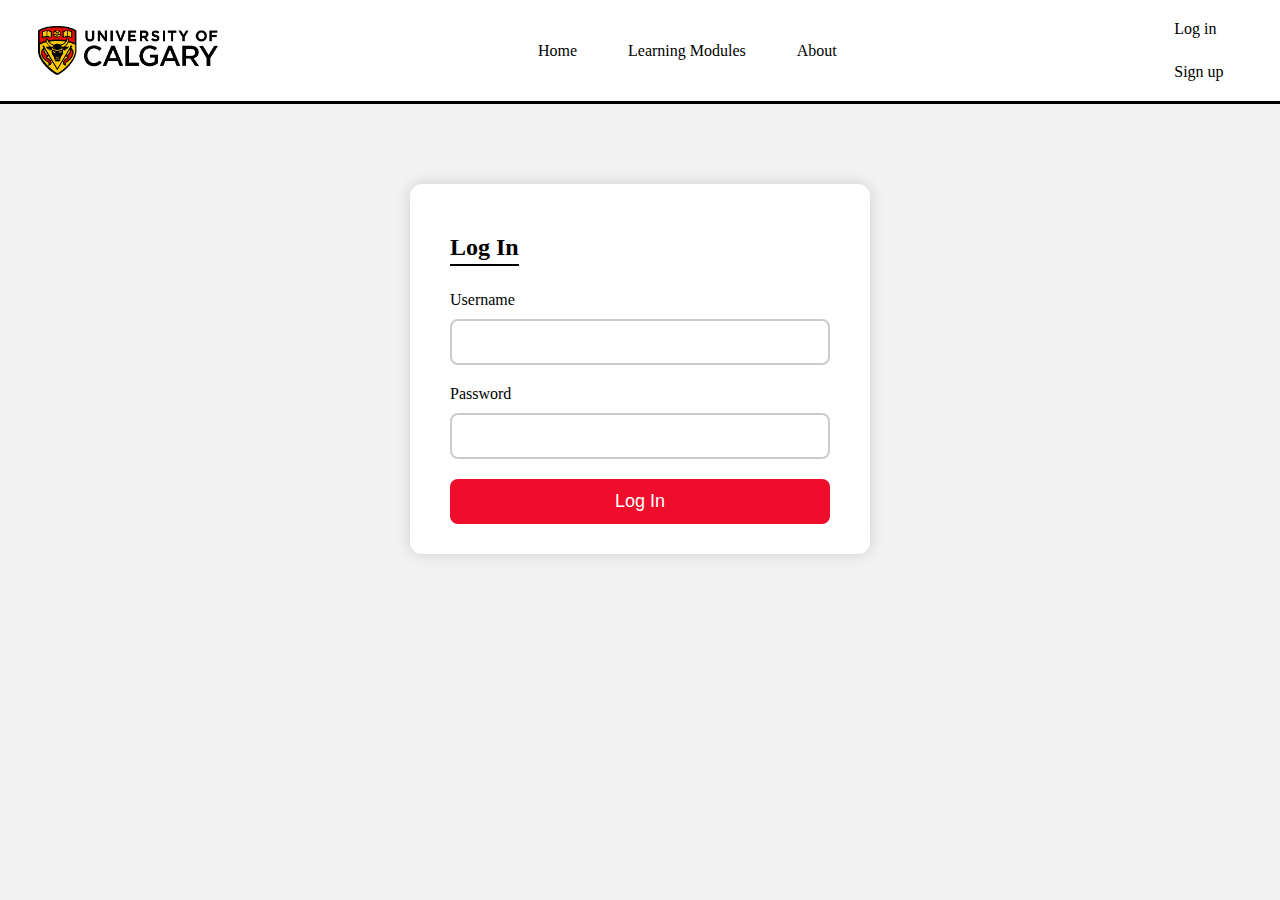
<file: login.html>
<!DOCTYPE html>
<html lang="en">
<head>
  <meta charset="UTF-8">
  <meta name="viewport" content="width=device-width, initial-scale=1.0">
  <title>Login – Indigenous Mentorship</title>

<style>
body {
  margin: 0;
  font-family: Georgia, serif;
  background-color: #f2f2f2;
}

/* HEADER CONTAINER */
.Header {
  display: flex;
  align-items: center;
  justify-content: space-between;
  flex-wrap: wrap; 
  border-bottom: 3px solid black;
  padding: 10px 3%;
  background-color: #fff;
}

/* LOGO */
.UofC-Logo {
  width: 180px;
  height: auto;
}

/* NAV LINKS */
nav {
  display: flex;
  flex-wrap: wrap;
  gap: 15px;
}

/* BUTTON LINKS */
a {
  padding: 8px 16px;
  border-radius: 8px;
  font-family: inherit;
  text-decoration: none;
  text-align: center;
  color: #000;
  background-color: #fff;
  border: white 2px solid;
  cursor: pointer;
  transition: background-color 0.5s ease, color 0.5s ease, border-color 0.5s ease;
  width: fit-content;
}

a:hover {
  background-color: #ee0e2c;
  color: white;
}

/* LOGIN / SIGNUP STACK */
.Login-Signup {
  display: flex;
  flex-direction: column;
  gap: 5px;
}

.Login:hover,
.Signup:hover {
  background-color: white;
  border: 2px solid #ee0e2c;
  color: #ee0e2c;
  text-decoration: underline;
}

/* LOGIN BOX */
.login-container {
  width: 380px;
  background: white;
  margin: 80px auto;
  padding: 30px 40px;
  border-radius: 12px;
  box-shadow: 0px 0px 15px rgba(0,0,0,0.15);
}

.login-container h2 {
  text-align: center;
  margin-bottom: 25px;
  border-bottom: 2px solid black;
  display: inline-block;
  padding-bottom: 3px;
}

input[type="text"],
input[type="password"] {
  width: 100%;
  padding: 12px;
  margin: 10px 0 20px;
  border: 2px solid #ccc;
  border-radius: 8px;
  font-size: 16px;
  box-sizing: border-box;
}

input[type="submit"] {
  width: 100%;
  padding: 12px;
  background-color: #ee0e2c;
  color: white;
  border: none;
  border-radius: 8px;
  font-size: 18px;
  cursor: pointer;
  transition: background-color 0.4s ease;
}

input[type="submit"]:hover {
  background-color: #c50c24;
}

/* RESPONSIVE */
@media (max-width: 700px) {
  .Header {
    flex-direction: column;
    align-items: flex-start;
  }

  nav {
    flex-direction: column;
    width: 100%;
    margin-top: 10px;
  }

  .Login-Signup {
    flex-direction: row;
    width: 100%;
    justify-content: flex-start;
    margin-top: 10px;
  }
}
</style>
</head>

<body>

<header class="Header">
  <img class="UofC-Logo" src="Pictures/University_of_Calgary_Logo.png" alt="UofC Logo">

  <nav>
    <a href="website.html">Home</a>
    <a href="modules.html">Learning Modules</a>
    <a href="about.html">About</a>
  </nav>

  <div class="Login-Signup">
    <a href="login.html" class="Login">Log in</a>
    <a href="signup.html" class="Signup">Sign up</a>
  </div>
</header>

<!-- LOGIN FORM -->
<div class="login-container">
  <h2>Log In</h2>

  <form action="save_login.php" method="POST">
    <label for="username">Username</label>
    <input type="text" id="username" name="username" required>

    <label for="password">Password</label>
    <input type="password" id="password" name="password" required>

    <input type="submit" value="Log In">
  </form>
</div>

</body>
</html>
</file>
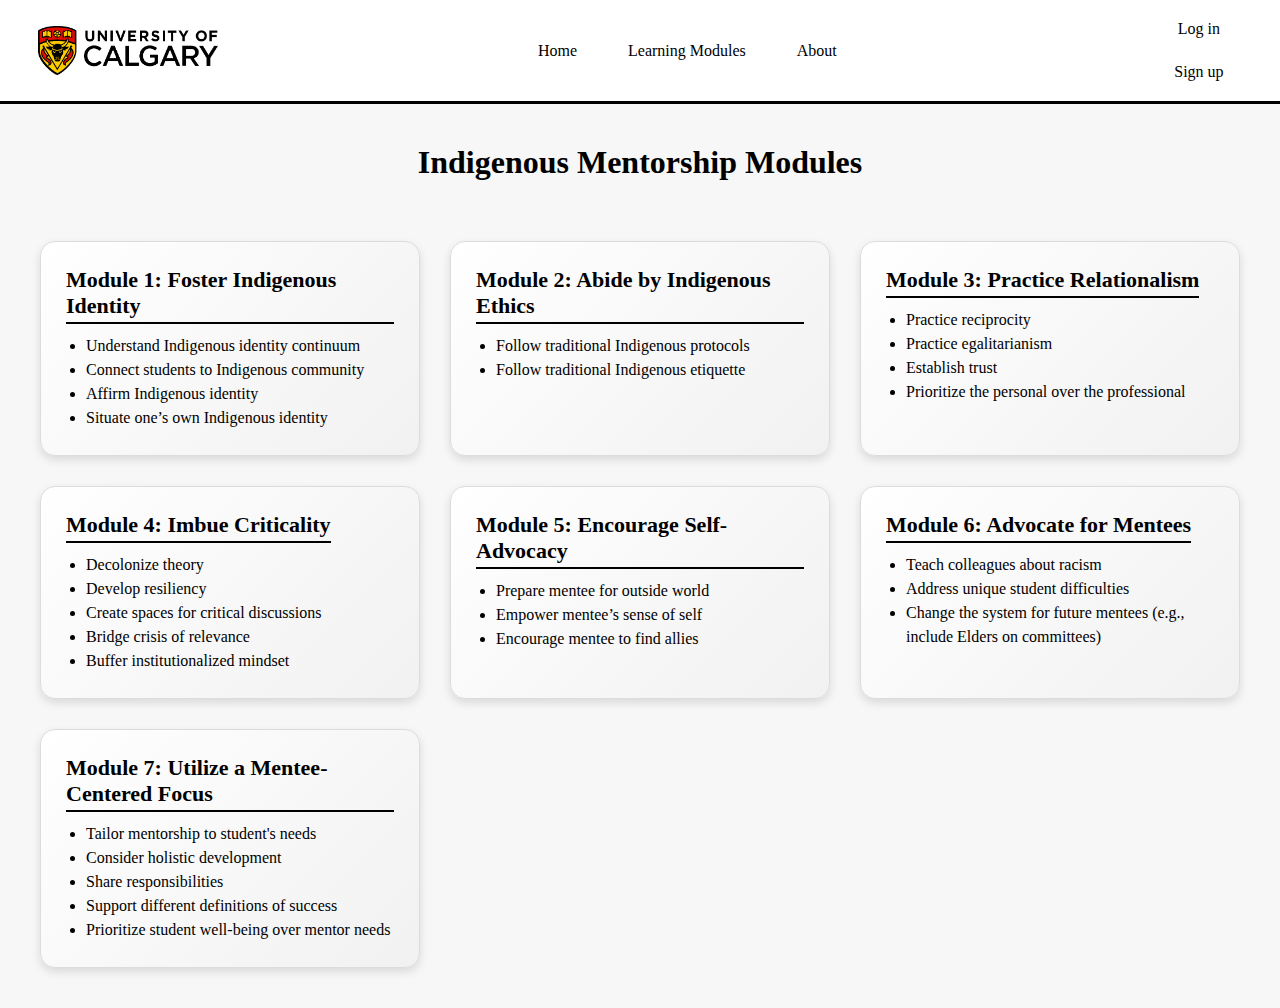
<file: modules.html>
<!DOCTYPE html>
<html lang="en">
<head>
  <meta charset="UTF-8">
  <meta name="viewport" content="width=device-width, initial-scale=1.0">
  <title>Indigenous Mentorship – Modules</title>

<style>
body {
  margin: 0;
  font-family: Georgia, serif;
  background-color: #f7f7f7;
}

/* HEADER CONTAINER */
.Header {
  display: flex;
  align-items: center;
  justify-content: space-between;
  flex-wrap: wrap;
  border-bottom: 3px solid black;
  padding: 10px 3%;
  background-color: #fff;
}

/* LOGO */
.UofC-Logo {
  width: 180px;
  height: auto;
}

/* NAV LINKS */
nav {
  display: flex;
  flex-wrap: wrap;
  gap: 15px;
}

/* BUTTON LINKS */
a {
  padding: 8px 16px;
  border-radius: 8px;
  text-decoration: none;
  text-align: center;
  color: #000;
  background-color: #fff;
  border: 2px solid white;
  cursor: pointer;
  transition: background-color 0.5s ease, color 0.5s ease, border-color 0.5s ease;
}

a:hover {
  background-color: #ee0e2c;
  color: white;
}

/* LOGIN / SIGNUP STACK */
.Login-Signup {
  display: flex;
  flex-direction: column;
  gap: 5px;
}

.Login:hover,
.Signup:hover {
  background-color: white;
  border-color: #ee0e2c;
  color: #ee0e2c;
  text-decoration: underline;
}

/* MODULE GRID */
.modules {
  display: grid;
  grid-template-columns: repeat(auto-fit, minmax(280px, 1fr));
  gap: 30px;
  padding: 40px;
  max-width: 1200px;
  margin: auto;
}

/* MODULE CARD */
.module-card {
  background: linear-gradient(135deg, #ffffff, #f1f1f1);
  padding: 25px;
  border-radius: 15px;
  box-shadow: 0px 4px 10px rgba(0,0,0,0.12);
  border: 1px solid #dcdcdc;
  transition: transform 0.25s ease, box-shadow 0.25s ease;
}

.module-card:hover {
  transform: translateY(-6px);
  box-shadow: 0px 8px 20px rgba(0,0,0,0.2);
}

/* MODULE TITLE */
.module-card h3 {
  margin-top: 0;
  margin-bottom: 10px;
  font-size: 22px;
  border-bottom: 2px solid black;
  display: inline-block;
  padding-bottom: 3px;
}

/* LISTS IN CARDS */
.module-card ul {
  margin: 0;
  padding-left: 20px;
  font-size: 16px;
  line-height: 1.5;
}

/* RESPONSIVE HEADER */
@media (max-width: 700px) {
  .Header {
    flex-direction: column;
    align-items: flex-start;
  }

  nav {
    flex-direction: column;
    width: 100%;
    margin-top: 10px;
  }

  .Login-Signup {
    flex-direction: row;
    justify-content: flex-start;
    width: 100%;
  }
}
</style>
</head>

<body>

<header class="Header">
  <img class="UofC-Logo" src="Pictures/University_of_Calgary_Logo.png" alt="UofC Logo">

  <nav>
    <a href="website.html">Home</a>
    <a href="modules.html">Learning Modules</a>
    <a href="about.html">About</a>
  </nav>

  <div class="Login-Signup">
    <a href="login.html" class="Login">Log in</a>
    <a href="signup.html" class="Signup">Sign up</a>
  </div>
</header>

<main>
  <h1 style="text-align:center; margin-top:40px; margin-bottom:20px;">
    Indigenous Mentorship Modules
  </h1>

  <div class="modules">

    <!-- MODULE 1 -->
    <div class="module-card">
      <h3>Module 1: Foster Indigenous Identity</h3>
      <ul>
        <li>Understand Indigenous identity continuum</li>
        <li>Connect students to Indigenous community</li>
        <li>Affirm Indigenous identity</li>
        <li>Situate one’s own Indigenous identity</li>
      </ul>
    </div>

    <!-- MODULE 2 -->
    <div class="module-card">
      <h3>Module 2: Abide by Indigenous Ethics</h3>
      <ul>
        <li>Follow traditional Indigenous protocols</li>
        <li>Follow traditional Indigenous etiquette</li>
      </ul>
    </div>

    <!-- MODULE 3 -->
    <div class="module-card">
      <h3>Module 3: Practice Relationalism</h3>
      <ul>
        <li>Practice reciprocity</li>
        <li>Practice egalitarianism</li>
        <li>Establish trust</li>
        <li>Prioritize the personal over the professional</li>
      </ul>
    </div>

    <!-- MODULE 4 -->
    <div class="module-card">
      <h3>Module 4: Imbue Criticality</h3>
      <ul>
        <li>Decolonize theory</li>
        <li>Develop resiliency</li>
        <li>Create spaces for critical discussions</li>
        <li>Bridge crisis of relevance</li>
        <li>Buffer institutionalized mindset</li>
      </ul>
    </div>

    <!-- MODULE 5 -->
    <div class="module-card">
      <h3>Module 5: Encourage Self-Advocacy</h3>
      <ul>
        <li>Prepare mentee for outside world</li>
        <li>Empower mentee’s sense of self</li>
        <li>Encourage mentee to find allies</li>
      </ul>
    </div>

    <!-- MODULE 6 -->
    <div class="module-card">
      <h3>Module 6: Advocate for Mentees</h3>
      <ul>
        <li>Teach colleagues about racism</li>
        <li>Address unique student difficulties</li>
        <li>Change the system for future mentees (e.g., include Elders on committees)</li>
      </ul>
    </div>

    <!-- MODULE 7 -->
    <div class="module-card">
      <h3>Module 7: Utilize a Mentee-Centered Focus</h3>
      <ul>
        <li>Tailor mentorship to student's needs</li>
        <li>Consider holistic development</li>
        <li>Share responsibilities</li>
        <li>Support different definitions of success</li>
        <li>Prioritize student well-being over mentor needs</li>
      </ul>
    </div>

  </div>
</main>

</body>
</html>
</file>
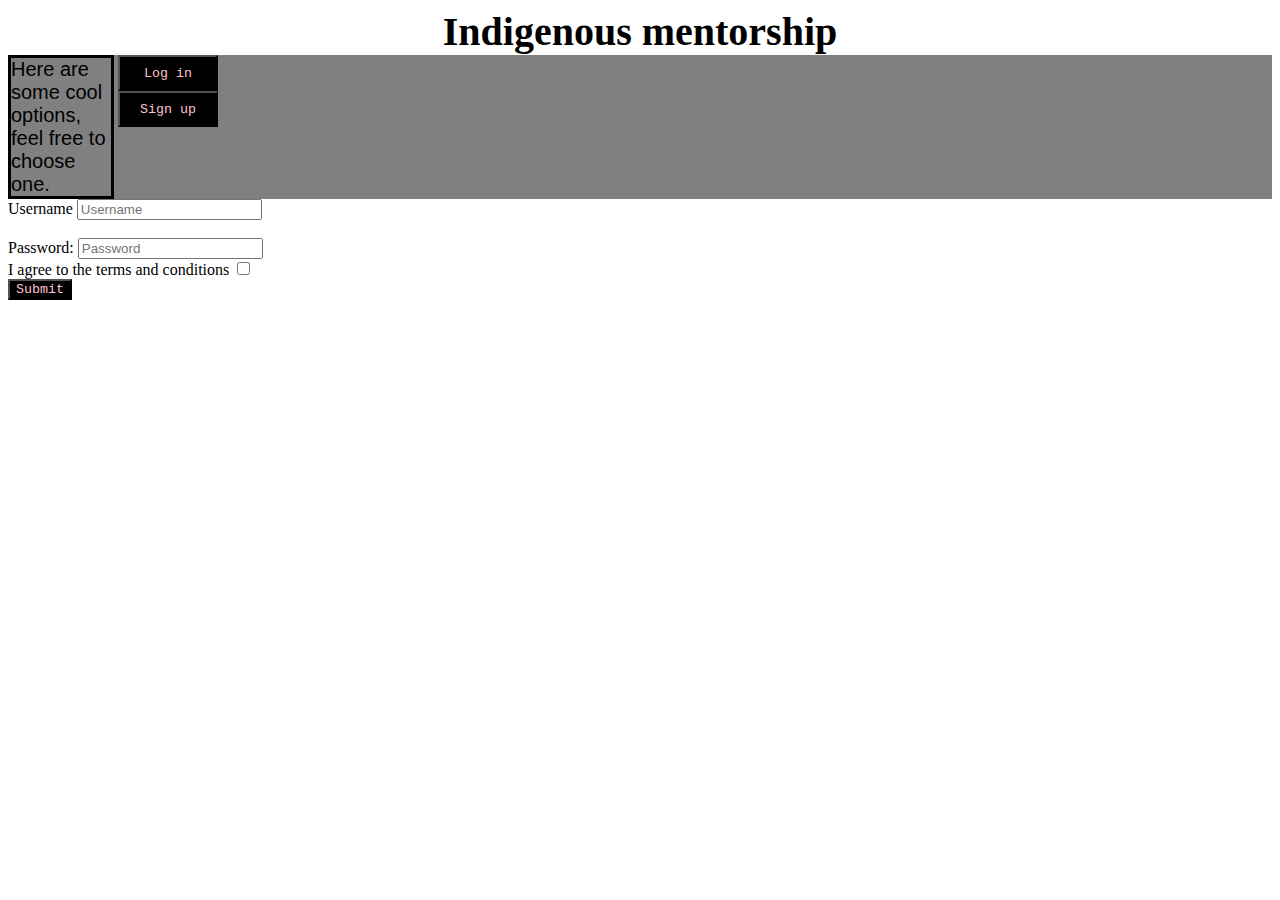
<file: reference.html>
<!DOCTYPE html>
<head>
  <title>Webpage</title>
  <!-- <link rel="stylesheet" href="style.css"> -->
  <meta charset="UTF-8">
  <style>
    p{
      margin-top: 0;
      margin-bottom: 0;
    }
    button{
      font-family: 'Courier New', Courier, monospace;
      color: pink;
      background-color: black;
      cursor: pointer;
    }
    button:hover {
      opacity: 0.7;
    }
    button:active {
      opacity: 0.3;
    }
    .title {
        font-size: 40px;
        font-weight: bold;
        text-align: center;
        font-family: "Georgia";
        
    }
    .content {
      background-color: gray;
    } 
    .intro {
        font-size: 20px;
        text-align: left;
        font-family: Arial, sans-serif;
        color: black;
        width: 100px; ;
        border-style: solid;
        display: inline-block;
    }
    .intro-container {
      display: inline-block;
    }
    .button-container {
      display: inline-block;
      vertical-align: top;
     
    }
    .button-container button {
      display: block;
      width: 100px;
      height: 36px;
    }
    .form-username, .form-password {
      display: block;
      
    }

  </style>
</head>








<body>
  <p class = "title">Indigenous mentorship</p>
  <div class = "content">
    <div class = "intro-container">
      <p class = "intro"> Here are some cool options, feel free to choose one.</p>
    </div>
    <div class = "button-container">
      <button>
        Log in
      </button>
      <button>
        Sign up
      </button>
    </div>
      
    </div>
  </div>

  <form class = "sign up" action = "process-form.php" method = "post">
    <div class = "form-username"> 
      <label for="username">Username</label>
      <input type = "text" placeholder = "Username" name = "username" id = "username" required></inpput> <!-- Username --> 
    </div>
    <br>
    <div class = "form-password">
      <label for = "password">Password:</label>
      <input type = "password" placeholder = "Password" id = "password" name = "password" required></input> 
    </div>
    <div class = "form-submit">
      <label for = "terms-and-conditions">I agree to the terms and conditions</label>
      <input type = "checkbox" id = "terms-and-conditions" name = "terms-and-conditions" required>
            <br>
      <button type="submit">Submit</button>
    </div>

  </form>
</body>
</file>
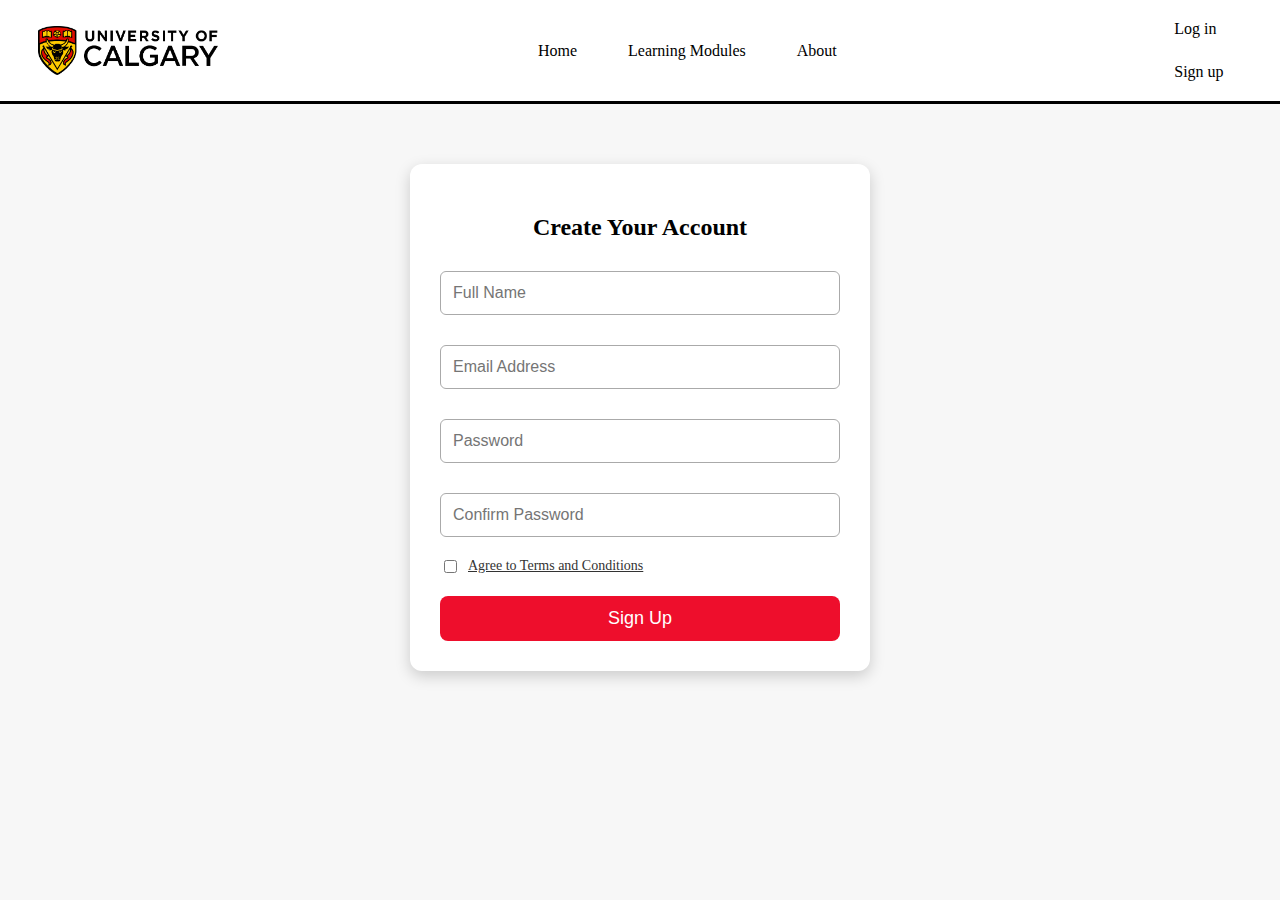
<file: signup.html>
<!DOCTYPE html>
<html lang="en">
<head>
  <meta charset="UTF-8">
  <meta name="viewport" content="width=device-width, initial-scale=1.0">
  <title>Sign Up – Indigenous Mentorship</title>

<style>
body {
  margin: 0;
  font-family: Georgia, serif;
  background-color: #f7f7f7;
}

/* HEADER */
.Header {
  display: flex;
  align-items: center;
  justify-content: space-between;
  flex-wrap: wrap;
  border-bottom: 3px solid black;
  padding: 10px 3%;
  background-color: #fff;
}
.UofC-Logo { width: 180px; height: auto; }
nav { display: flex; gap: 15px; flex-wrap: wrap; }

a {
  padding: 8px 16px;
  border-radius: 8px;
  text-decoration: none;
  color: black;
  background: white;
  border: 2px solid white;
  transition: 0.4s;
}
a:hover {
  background-color: #ee0e2c;
  color: white;
}

.Login-Signup { display: flex; flex-direction: column; gap: 5px; }
.Login:hover, .Signup:hover {
  border-color: #ee0e2c;
  color: #ee0e2c;
  background: white;
  text-decoration: underline;
}

/* SIGNUP FORM */
.signup-container {
  width: 400px;
  padding: 30px;
  margin: 60px auto;
  background: white;
  border-radius: 12px;
  box-shadow: 0px 5px 15px rgba(0,0,0,0.18);
}

.signup-container h2 {
  text-align: center;
  margin-bottom: 20px;
}

input[type="text"],
input[type="email"],
input[type="password"] {
  width: 100%;
  padding: 12px;
  margin: 10px 0 20px;
  border-radius: 6px;
  border: 1px solid #aaa;
  font-size: 16px;
  box-sizing: border-box;
}

button {
  width: 100%;
  padding: 12px;
  background-color: #ee0e2c;
  border: none;
  color: white;
  font-size: 18px;
  border-radius: 8px;
  cursor: pointer;
  transition: 0.3s;
}
button:hover {
  background-color: #c70c26;
}

/* TERMS CHECKBOX */
.terms {
  display: flex;
  align-items: center;
  font-size: 14px;
  margin-bottom: 20px;
}

.terms label {
  margin-left: 8px;
  cursor: pointer;
  text-decoration: underline;
  color: #333;
}

/* MODAL POPUP */
.modal {
  display: none; /* hidden by default */
  position: fixed;
  top: 0; left: 0;
  width: 100%; height: 100%;
  background: rgba(0,0,0,0.45);
  justify-content: center;
  align-items: center;
}

.modal-content {
  background: white;
  width: 80%;
  max-width: 700px;
  padding: 25px;
  border-radius: 12px;
  box-shadow: 0px 5px 15px rgba(0,0,0,0.3);
  position: relative;
}

.close {
  position: absolute;
  top: 10px; right: 15px;
  font-size: 26px;
  cursor: pointer;
  color: #333;
  transition: 0.2s;
}
.close:hover { color: #ee0e2c; }

/* RESPONSIVE */
@media (max-width: 700px) {
  .Header { flex-direction: column; align-items: flex-start; }
  nav { flex-direction: column; width: 100%; }
  .Login-Signup { flex-direction: row; }
  .signup-container { width: 90%; }
}
</style>

</head>

<body>

<header class="Header">
  <img class="UofC-Logo" src="Pictures/University_of_Calgary_Logo.png" alt="UofC Logo">

  <nav>
    <a href="website.html">Home</a>
    <a href="modules.html">Learning Modules</a>
    <a href="about.html">About</a>
  </nav>

  <div class="Login-Signup">
    <a href="login.html" class="Login">Log in</a>
    <a href="signup.html" class="Signup">Sign up</a>
  </div>
</header>

<!-- SIGN-UP FORM -->
<div class="signup-container">
  <h2>Create Your Account</h2>

  <form id="signupForm">

    <input type="text" placeholder="Full Name" name="fullname" required>
    <input type="email" placeholder="Email Address" name="email" required>
    <input type="password" placeholder="Password" name="password" required>
    <input type="password" placeholder="Confirm Password" name="confirmPassword" required>

    <!-- TERMS CHECKBOX -->
    <div class="terms">
      <input type="checkbox" id="agree" required>
      <label for="agree" id="termsBtn">Agree to Terms and Conditions</label>
    </div>

    <button type="submit">Sign Up</button>
    
  </form>
</div>

<!-- TERMS & CONDITIONS MODAL -->
<div id="termsModal" class="modal">
  <div class="modal-content">
    <span class="close" id="closeModal">&times;</span>
    <h2>Terms & Conditions</h2>
    <p>
        By creating an account, you agree to abide by the rules and guidelines set forth by the Indigenous Mentorship Modules platform. 
        You consent to the collection and use of your personal data in accordance with our Privacy Policy. 
        You acknowledge that all content provided through the modules is for educational purposes only and should not be considered as professional advice. 
        The platform reserves the right to modify or terminate services at any time without prior notice. 
        Users are responsible for maintaining the confidentiality of their account information and for all activities that occur under their account. 
        Any violation of these terms may result in suspension or termination of your account.
    </p>
  </div>
</div>


<script>
// Show the modal when clicking the label text
document.getElementById("termsBtn").onclick = function() {
  document.getElementById("termsModal").style.display = "flex";
};

// Close modal when clicking X
document.getElementById("closeModal").onclick = function() {
  document.getElementById("termsModal").style.display = "none";
};

// Close modal when clicking outside the box
window.onclick = function(event) {
  const modal = document.getElementById("termsModal");
  if (event.target === modal) {
    modal.style.display = "none";
  }
};
</script>

</body>
</html>
</file>
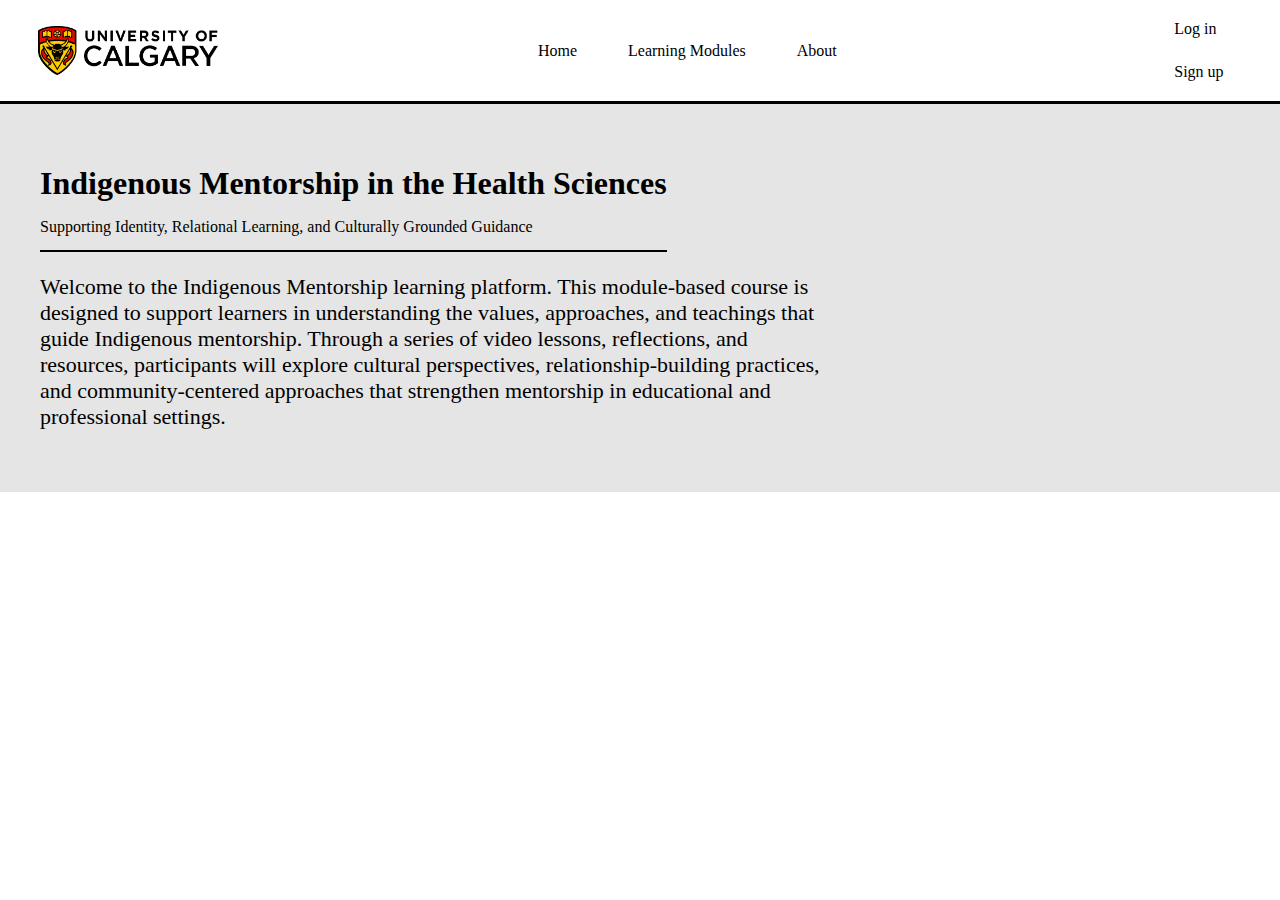
<file: website.html>
<!DOCTYPE html>
<html lang="en">
<head>
  <meta charset="UTF-8">
  <meta name="viewport" content="width=device-width, initial-scale=1.0">
  <title>Indigenous Mentorship</title>
<!--  <link rel="stylesheet" href="homeStyle.css">-->
<style>
body {
      margin: 0;
      font-family: Georgia, serif;
    }

    /* HEADER CONTAINER */
    .Header {
      display: flex;
      align-items: center;
      justify-content: space-between;
      flex-wrap: wrap; /* allows wrapping on small screens */
      border-bottom: 3px solid black;
      padding: 10px 3%;
      background-color: #fff;
    }

    /* LOGO */
    .UofC-Logo {
      width: 180px;
      height: auto;
    }

    /* NAV LINKS */
    nav {
      display: flex;
      flex-wrap: wrap;
      gap: 15px; /* space between buttons */
    }

    /* BUTTON LINKS */
    a {
      padding: 8px 16px;
      border-radius: 8px;
      font-family: inherit;
      text-decoration: none;
      text-align: center;
      color: #000;
      background-color: #fff;
      border: white 2px solid;
      cursor: pointer;
      transition: background-color 0.5s ease, color 0.5s ease, border-color 0.5s ease;
      width: fit-content;
    }

    a:hover {
      background-color: #ee0e2c;
      color: white;
    }

    /* LOGIN / SIGNUP BUTTONS STACKED */
    .Login-Signup {
      display: flex;
      flex-direction: column;
      gap: 5px;
    }
    .Login:hover, .Signup:hover {
      background-color: white;
      border: 2px solid #ee0e2c;
      color: #ee0e2c;
      text-decoration: underline;
    }
    main {
 display: block;
  width: 100vw;           /* fill viewport width */
  max-width: 100vw;       /* prevent shrinking */
  padding: 40px;
  margin: 0;
  background-color: #e5e5e5;
  box-sizing: border-box;
  
  }
.title {
  display: inline-block;
  position: relative;
}

.title h1 {
  position: relative;
  display: inline-block;
  margin-bottom: 0; /* no space below */
}

.title h1::after {
  content: "";
  position: absolute;
  left: 0;
  bottom: -50px; /* moves underline DOWN under the <p> */
  width: 100%;
  height: 2px;
  background: black;
}
  .description {
    max-width: 800px;;
  }

    /* RESPONSIVE ADJUSTMENTS */
    @media (max-width: 700px) {
      .Header {
        flex-direction: column;
        align-items: flex-start;
      }

      nav {
        flex-direction: column;
        width: 100%;
        margin-top: 10px;
      }

      .Login-Signup {
        flex-direction: row;
        width: 100%;
        justify-content: flex-start;
        margin-top: 10px;
      }
    }
    </style>    

</head>

<body>
  <header class="Header">
    <img class="UofC-Logo" src="Pictures/University_of_Calgary_Logo.png" alt="UofC Logo">

    <nav>
      <a href="website.html" class="Home-Button">Home</a>
      <a href="modules.html" class="Learning-Modules-Button">Learning Modules</a>
      <a href="about.html" class="About">About</a>
    </nav>

    <div class="Login-Signup">
      <a href="login.html" class="Login">Log in</a>
      <a href="signup.html" class="Signup">Sign up</a>
    </div>
  </header>
  <main>
    <div class = "title">
      <h1>Indigenous Mentorship in the Health Sciences</h1>
      <p>Supporting Identity, Relational Learning, and Culturally Grounded Guidance<p>
    </div>
      <div class = "description">

      <p style = "font-size: 22px;">
        Welcome to the Indigenous Mentorship learning platform.  
        This module-based course is designed to support learners in understanding  
        the values, approaches, and teachings that guide Indigenous mentorship.  
        Through a series of video lessons, reflections, and resources,  
        participants will explore cultural perspectives, relationship-building practices,  
        and community-centered approaches that strengthen mentorship in educational  
        and professional settings.
      </p>
    </div>
     
  </main>
</body>
</html>
</file>
<file: homeStyle.css>
body {
      margin: 0;
      font-family: Georgia, serif;
    }

    /* HEADER CONTAINER */
    .Header {
      display: flex;
      align-items: center;
      justify-content: space-between;
      flex-wrap: wrap; /* allows wrapping on small screens */
      border-bottom: 3px solid black;
      padding: 10px 3%;
      background-color: #fff;
    }

    /* LOGO */
    .UofC-Logo {
      width: 180px;
      height: auto;
    }

    /* NAV LINKS */
    nav {
      display: flex;
      flex-wrap: wrap;
      gap: 15px; /* space between buttons */
    }

    /* BUTTON LINKS */
    a {
      padding: 8px 16px;
      border-radius: 8px;
      font-family: inherit;
      text-decoration: none;
      text-align: center;
      color: #000;
      background-color: #fff;
      border: white 2px solid;
      cursor: pointer;
      transition: background-color 0.5s ease, color 0.5s ease, border-color 0.5s ease;
      width: fit-content;
    }

    a:hover {
      background-color: #ee0e2c;
      color: white;
    }

    /* LOGIN / SIGNUP BUTTONS STACKED */
    .Login-Signup {
      display: flex;
      flex-direction: column;
      gap: 5px;
    }
    .Login:hover, .Signup:hover {
      background-color: white;
      border: 2px solid #ee0e2c;
      color: #ee0e2c;
      text-decoration: underline;
    }
    main {
  padding: 40px;
  max-width: 900px;
  margin: 40px auto;
  line-height: 1.6;
  font-size: 18px;
  background-color: #e5e5e5;
  
  }
  .title {
    margin-bottom: 0px;
  }

    /* RESPONSIVE ADJUSTMENTS */
    @media (max-width: 700px) {
      .Header {
        flex-direction: column;
        align-items: flex-start;
      }

      nav {
        flex-direction: column;
        width: 100%;
        margin-top: 10px;
      }

      .Login-Signup {
        flex-direction: row;
        width: 100%;
        justify-content: flex-start;
        margin-top: 10px;
      }
    }
</file>
